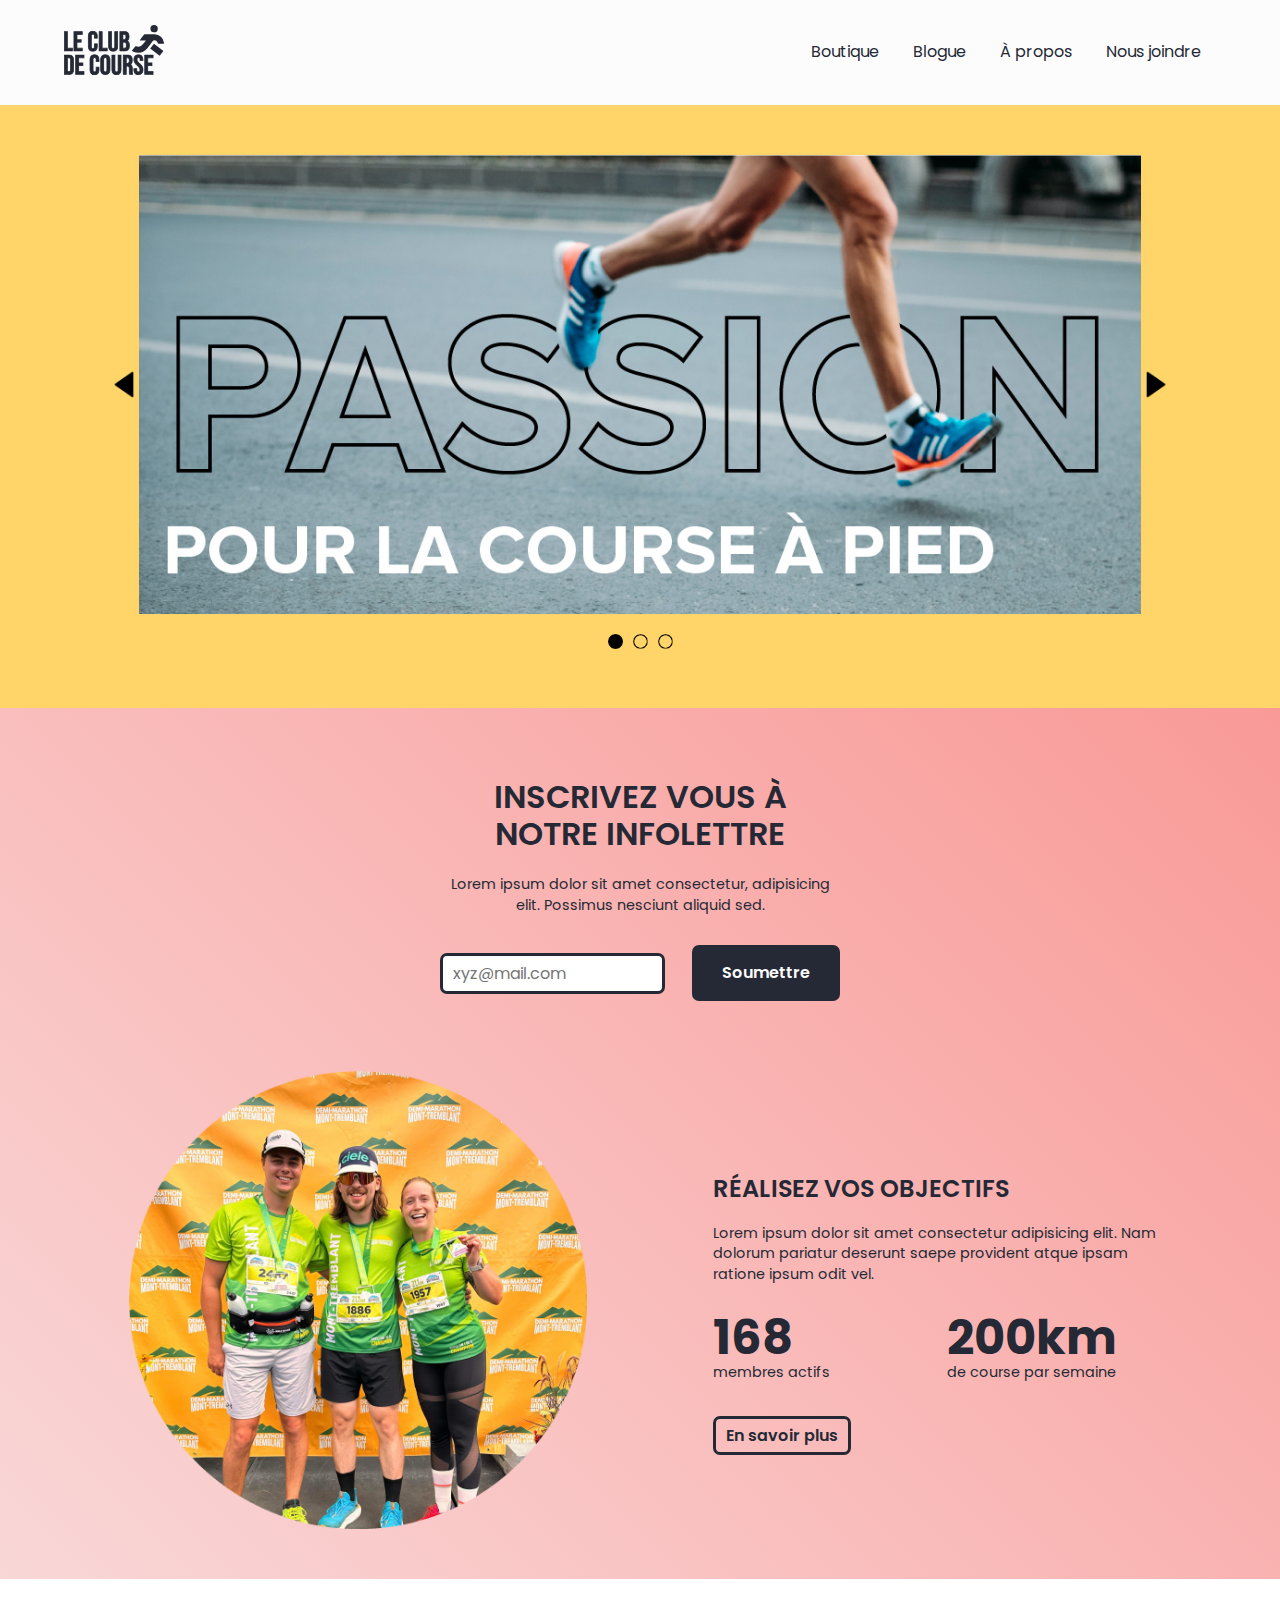
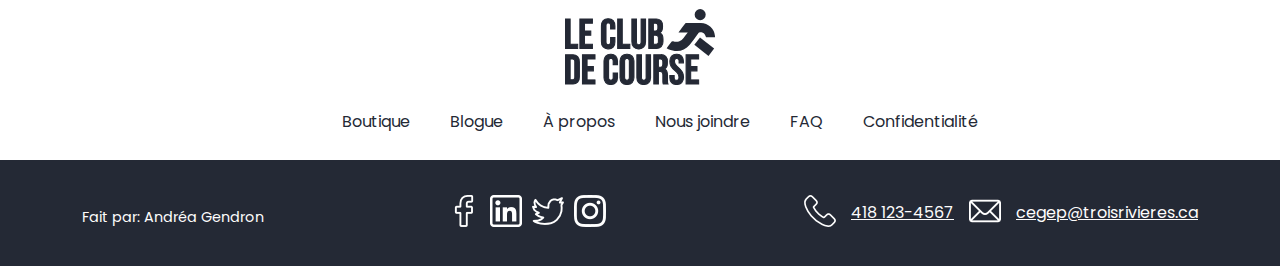
<file: index.html>
<!DOCTYPE html>
<html lang="fr">

<head>
	<meta charset="utf-8" />
	<title>Gabarit d'exercice</title>
	<meta name="description" content="Exercice dans le cadre du cours Intégration des inferfaces web 2">
	<meta name="viewport" content="width=device-width, initial-scale=1">
	<link rel="stylesheet" href="style/css/normalize.css" />
	<link rel="stylesheet" href="style/css/style.css" />
	<link rel="icon" href="favicon.ico"/>
</head> 

<body>
	<header>
		<div class="container--1800 flex-cotes">
			<a href="index.html"><img class="header__logo" src="img/logo.svg" alt="Logo Le club de course"></a>
			<nav>
				<ul class="hide-on-mobile">
					<li><a href="#">Boutique</a></li>
					<li><a href="#">Blogue</a></li>
					<li><a href="#">À propos</a></li>
					<li><a href="#">Nous joindre</a></li>
				</ul>
				<div class="show-on-mobile">
					<a href="#"><img class="menu" src="icons/menu-mobile.png" alt="menu"></a>
				</div>	
			</nav>
		</div>
	</header>
	<main>
		<section id="banniere">
			<div class="container--1200">
				<div class="banniere flex-cotes__nowrap">
					<a href="#"><img class="hide-on-mobile banniere__arrow" src="icons/left-arrow.png" alt="Flèche gauche"></a>
					<a href="#"><img class="banniere__img" src="img/banniere.jpg" alt="Photo homme qui court."></a>
					<a href="#"><img class="hide-on-mobile banniere__arrow" src="icons/right-arrow.png" alt="Flèche droite"></a>
				</div>
				<div class="flex-center">
					<a href="#"><img class="banniere__circle" src="icons/dark-circle.png" alt="Cercle plein"></a>
					<a href="#"><img class="banniere__circle" src="icons/light-circle.png" alt="Cercle vide"></a>
					<a href="#"><img class="banniere__circle" src="icons/light-circle.png" alt="Cercle vide"></a>
				</div>
			</div>	
		</section>
		<section id="principale">
			<div class="container--400 infolettre">
				<div class="infolettre__contenu">
					<H1> Inscrivez vous à notre infolettre </H1>
					<p>Lorem ipsum dolor sit amet consectetur, adipisicing elit. Possimus nesciunt aliquid sed.</p>
				</div>
				<form method="get" id="form-courriel" action="confirmation.html" class="flex-cotes">
					<div class="label">
						<label for="courriel">Votre courriel</label>
					</div>
					<div class="form">
						<input type="email" name="mailCompte" id="courriel" placeholder="xyz@mail.com" />
					</div>
					<div class="form">
						<input id="soumettre" class="btn__courriel" type="submit" value="Soumettre" />
					</div>	
				</form>
			</div>
			<div class="container--1200 flex-cotes">
				<img class="col-demi" src="img/objectifs.png" alt="Photo de trois coureurs.">
				<div class="col-demi">
					<h2> Réalisez vos objectifs</h2>
					<p>Lorem ipsum dolor sit amet consectetur adipisicing elit. Nam dolorum pariatur deserunt saepe provident atque ipsam ratione ipsum odit vel.</p>
					<div class="flex-cotes stat">
						<div class="col-demi-stat">
							<p><strong>168</strong> membres actifs</p>
						</div>
						<div class="col-demi-stat">
							<p><strong>200km</strong> de course par semaine</p>
						</div>
					</div>
					<a class="btn__objectifs" href="#">En savoir plus</a>
				</div>
			</div>
		</section>
	</main>
	<footer>
		<section id="footer-nav">
			<a href="index.html" class="container--1800 flex-center"><img class="logo" src="img/logo.svg" alt="Logo Le club de course"></a>
			<div class="footer-nav flex-center">
				<nav>
					<ul class="flex-center">
						<li><a href="#">Boutique</a></li>
						<li><a href="#">Blogue</a></li>
						<li><a href="#">À propos</a></li>
						<li><a href="#">Nous joindre</a></li>
						<li><a href="#">FAQ</a></li>
						<li><a href="#">Confidentialité</a></li>
					</ul>
				</nav>
			</div>
		</section>
		<section id="contact">
			<div class="container--1800 flex-cotes">
				<p class="flex-center">Fait par: Andréa Gendron</p>
				<div class="medias-sociaux flex-center">
					<a href="#"><img class="logo-fb" src="icons/facebook.png" alt="Logo Facebook"></a>
					<a href="#"><img class="logo-link" src="icons/linkedin.png" alt="Logo Linkedin"></a>
					<a href="#"><img class="logo-twitter" src="icons/twitter.png" alt="Logo Twitter"></a>
					<a href="#"><img class="logo-insta" src="icons/instagram.png" alt="Logo Instagram"></a>
				</div>
				<div class="coordonnées">
					<a href="#"><img class="icone-telephone" src="icons/telephone.png" alt="Icone téléphone"></a>
					<a class="tel" href="tel:+14181234567">418 123-4567</a>
					<a href="#"><img class="icone-courriel" src="icons/mail.png" alt="Icone courriel"></a>
					<a href="cegep@troisrivieres.ca">cegep@troisrivieres.ca</a>
				</div>
			</div>
		</section>
	</footer>
</body>

</html>
</file>
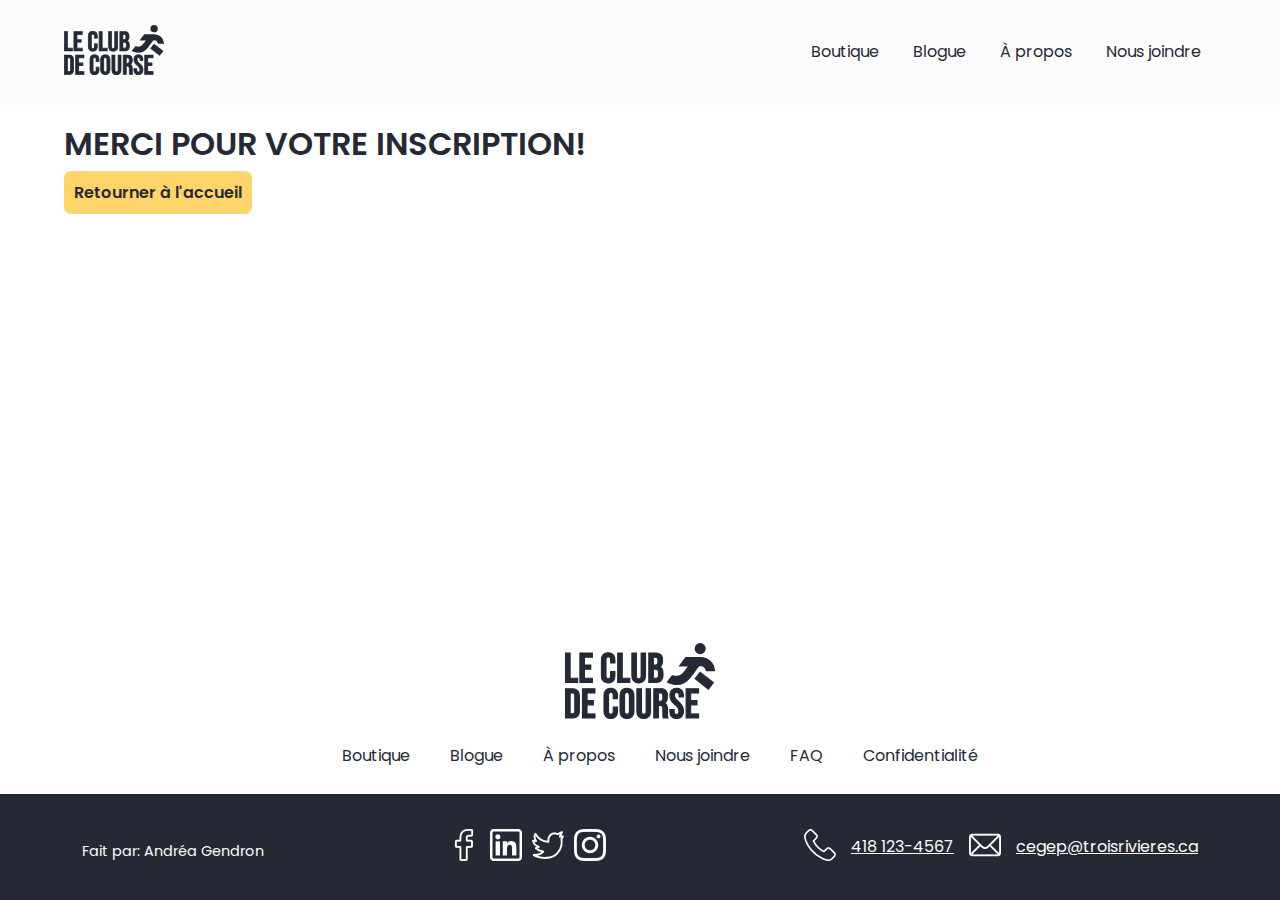
<file: confirmation.html>
<!DOCTYPE html>
<html lang="fr">

<head>
	<meta charset="utf-8" />
	<title>Gabarit d'exercice</title>
	<meta name="description" content="Exercice dans le cadre du cours Intégration des inferfaces web 2">
	<meta name="viewport" content="width=device-width, initial-scale=1">
	<link rel="stylesheet" href="style/css/normalize.css" />
	<link rel="stylesheet" href="style/css/style.css" />
	<link rel="icon" href="favicon.ico"/>
</head> 

<body>
	<header>
		<div class="container--1800 flex-cotes">
			<a href="index.html"><img class="header__logo" src="img/logo.svg" alt="Logo Le club de course"></a>
			<nav>
				<ul class="hide-on-mobile">
					<li><a href="#">Boutique</a></li>
					<li><a href="#">Blogue</a></li>
					<li><a href="#">À propos</a></li>
					<li><a href="#">Nous joindre</a></li>
				</ul>
				<div class="show-on-mobile">
					<a href="#"><img class="menu" src="icons/menu-mobile.png" alt="menu"></a>
				</div>	
			</nav>
		</div>
	</header>
	<main>
		<div class="container--1200">
			<h1>Merci pour votre inscription!</h1>
        	<a class="btn" href="index.html">Retourner à l'accueil</a>
		</div>
		
	</main>
	<footer>
		<section id="footer-nav">
			<a href="index.html" class="container--1800 flex-center"><img class="logo" src="img/logo.svg" alt="Logo Le club de course"></a>
			<div class="footer-nav flex-center">
				<nav>
					<ul class="flex-center">
						<li><a href="#">Boutique</a></li>
						<li><a href="#">Blogue</a></li>
						<li><a href="#">À propos</a></li>
						<li><a href="#">Nous joindre</a></li>
						<li><a href="#">FAQ</a></li>
						<li><a href="#">Confidentialité</a></li>
					</ul>
				</nav>
			</div>
		</section>
		<section id="contact">
			<div class="container--1800 flex-cotes">
				<p class="flex-center">Fait par: Andréa Gendron</p>
				<div class="medias-sociaux flex-center">
					<a href="#"><img class="logo-fb" src="icons/facebook.png" alt="Logo Facebook"></a>
					<a href="#"><img class="logo-link" src="icons/linkedin.png" alt="Logo Linkedin"></a>
					<a href="#"><img class="logo-twitter" src="icons/twitter.png" alt="Logo Twitter"></a>
					<a href="#"><img class="logo-insta" src="icons/instagram.png" alt="Logo Instagram"></a>
				</div>
				<div class="coordonnées">
					<a href="#"><img class="icone-telephone" src="icons/telephone.png" alt="Icone téléphone"></a>
					<a class="tel" href="tel:+14181234567">418 123-4567</a>
					<a href="#"><img class="icone-courriel" src="icons/mail.png" alt="Icone courriel"></a>
					<a href="cegep@troisrivieres.ca">cegep@troisrivieres.ca</a>
				</div>
			</div>
		</section>
	</footer>
</body>

</html>
</file>
<file: style/css/style.css>
@charset "UTF-8";
@import url("https://fonts.googleapis.com/css2?family=Poppins:ital,wght@0,100;0,200;0,300;0,400;0,500;0,600;0,700;0,800;0,900;1,100;1,200;1,300;1,400;1,500;1,600;1,700;1,800&display=swap");
nav a {
  padding: 5px;
}
nav a:hover {
  background: linear-gradient(45deg, rgb(249, 215, 215) 0%, rgb(249, 154, 151) 100%);
  padding: 5px;
}

.menu {
  width: 40px;
}

footer {
  margin-top: auto;
}
footer nav {
  font-size: 0.2rem;
}
footer nav li {
  padding: 5px;
}
footer .footer-logo {
  width: 150px;
  padding: 0px 0px 20px 0px;
}
footer p {
  display: flex;
  align-items: center;
}
footer .medias-sociaux {
  padding-bottom: 10px;
}

.coordonnées {
  display: flex;
  align-items: center;
}
.coordonnées a {
  padding-left: 15px;
  color: #FDFCFC;
}

.header__logo {
  width: 100px;
}

.logo {
  width: 150px;
}

main .banniere__circle {
  max-width: 15px;
}
main .infolettre {
  text-align: center;
  padding-bottom: 50px;
}
main .label {
  display: none;
}
main .form {
  padding-top: 15px;
}
main #soumettre {
  text-decoration: none;
  border: none;
  text-align: center;
  color: #FDFCFC;
  line-height: 1rem;
}
main #courriel {
  border: solid 3px #242935;
  line-height: 1rem;
  padding: 5px 10px;
  border-radius: 7px;
  width: 225px;
}
main #principale {
  background: linear-gradient(45deg, rgb(249, 215, 215) 0%, rgb(249, 154, 151) 100%);
}
main .stat {
  padding-bottom: 30px;
}

* {
  box-sizing: border-box;
}

.container--1800, .container--1200, .container--400 {
  width: 90%;
  margin: 0 auto;
}

.container--400 {
  max-width: 400px;
}
.container--1200 {
  max-width: 1200px;
}
.container--1800 {
  max-width: 1800px;
}

nav a {
  font-size: 1rem;
  text-decoration: none;
  color: #242935;
}

nav li {
  display: inline-block;
  margin: 0 10px;
}

.show-on-mobile {
  display: none !important;
}

body {
  font-family: "Poppins", sans-serif;
  color: #242935;
}

h1, h2 {
  text-transform: uppercase;
  font-weight: 600;
}

p {
  font-size: 0.9rem;
  line-height: 1.3rem;
}

body {
  display: flex;
  flex-direction: column;
  min-height: 100vh;
}

.btn__objectifs:hover, .btn__objectifs, .btn__courriel:hover, .btn__courriel, .btn {
  padding: 5px, 10px;
  text-decoration: none;
  border-radius: 7px;
  font-weight: 600;
}

.btn {
  background-color: #FFD569;
  color: #242935;
  border: none;
  padding: 10px 10px;
}

.btn__courriel {
  background-color: #242935;
  color: #FDFCFC;
  border: none;
  padding: 20px 30px;
}

.btn__courriel:hover {
  background-color: #FFD569;
  color: linear-gradient(45deg, rgb(249, 215, 215) 0%, rgb(249, 154, 151) 100%);
  border: none;
  padding: 20px 30px;
}

.btn__objectifs {
  background-color: transparent;
  color: #242935;
  border: solid 3px #242935;
  padding: 5px 10px;
}

.btn__objectifs:hover {
  background-color: transparent;
  color: #242935;
  border: solid 3px #242935;
  padding: 5px 10px;
  animation-name: btn-hover;
  animation-duration: 4s;
}

@keyframes btn-hover {
  0% {
    background-color: #FFD569;
  }
  25% {
    background-color: #03A7EB;
  }
  50% {
    background-color: #43DD76;
  }
  75% {
    background-color: #F43745;
  }
  100% {
    background-color: #25A9AF;
  }
}
section {
  background-color: none;
  color: none;
  padding: 30px;
}

header {
  background-color: #FDFCFC;
  color: #242935;
  padding: 25px 0px;
}

#contact {
  background-color: #242935;
  color: #FDFCFC;
  padding: 20px;
}

#footer-nav {
  background-color: linear-gradient(45deg, rgb(249, 215, 215) 0%, rgb(249, 154, 151) 100%);
  color: #242935;
  padding: 20px;
}

#banniere {
  background-color: #FFD569;
  color: #242935;
  padding: 50px;
}

#principale {
  background-color: none;
  color: #242935;
  padding: 50px;
  background: linear-gradient(45deg, rgb(249, 215, 215) 0%, rgb(249, 154, 151) 100%);
}

.flex-cotes {
  display: flex;
  justify-content: space-between;
  align-items: center;
  flex-wrap: wrap;
}
.flex-cotes__nowrap {
  display: flex;
  justify-content: space-between;
  align-items: center;
  flex-wrap: nowrap;
}

.col-demi {
  width: 45%;
  align-items: flex-start;
  justify-content: center;
  padding: 20px 0px 0px 20px;
}

.col-demi-stat {
  width: 49%;
  justify-content: left;
}
.col-demi-stat strong {
  display: block;
  font-size: 3rem;
  line-height: 3rem;
}

.banniere__img {
  width: 100%;
}

.banniere__arrow {
  width: 100%;
}

.flex-center {
  display: flex;
  justify-content: center;
  align-items: center;
  padding-top: 10px;
  flex-wrap: wrap;
}
.flex-center a {
  padding: 5px;
  max-width: 50px;
}

.flex-item {
  padding-left: 10px;
}

.show-on-mobile {
  display: none !important;
}

@media screen and (max-width: 960px) {
  .hide-on-mobile {
    display: none !important;
  }
  .show-on-mobile {
    display: block !important;
  }
  .show-on-mobile a:hover {
    background: none;
  }
  main .flex-cotes {
    display: block;
  }
  main img {
    max-width: 500px;
  }
  .col-demi {
    width: 99%;
    align-items: flex-start;
    justify-content: center;
    padding: 20px 0px 0px 20px;
  }
}
@media screen and (max-width: 570px) {
  footer .flex-cotes {
    display: block;
    justify-content: center;
  }
  footer a {
    font-size: 0.9rem;
  }
}/*# sourceMappingURL=style.css.map */
</file>
